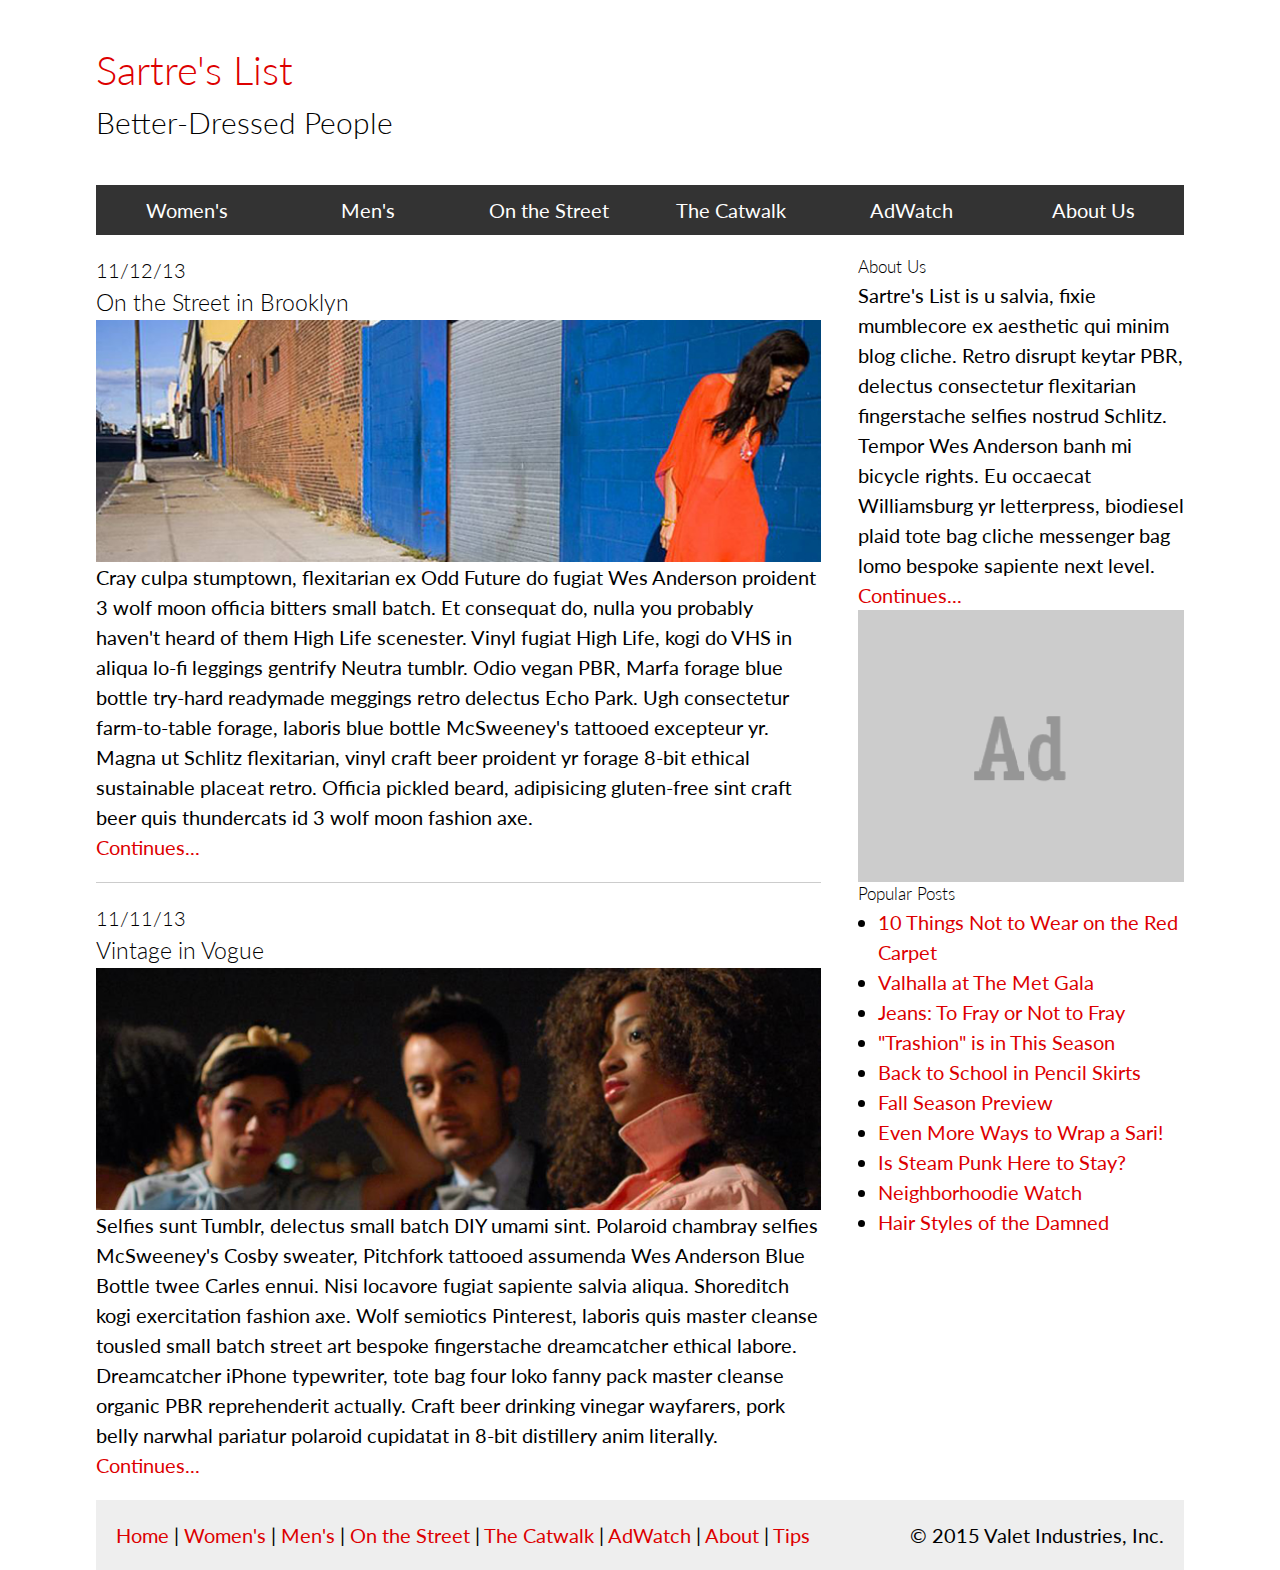
<file: sample-code-week7/index.html>
<!DOCTYPE html>
<html>
    <head>    
        <meta name="viewport" content="width=device-width, initial-scale=1">
        
        <title>Sartre's List</title>
    
        <link href="http://fonts.googleapis.com/css?family=Lato:300" rel="stylesheet" type="text/css">
        <link rel="stylesheet" type="text/css" href="css/style.css">
    </head>

    <body>
        <div id="wrapper">
            <header>
                <h1>Sartre's List</h1>
                <h2>Better-Dressed People</h2>
            </header>
        
            <nav class="clearfix">
                <a href="#" id="mobile">&#9776;</a>
                <a href="#">Women's</a>
                <a href="#">Men's</a>
                <a href="#">On the Street</a>
                <a href="#">The Catwalk</a>
                <a href="#">AdWatch</a>
                <a href="#">About Us</a>
            </nav>

            <main>
                <article>
                    <h4>11/12/13</h4>
                    <h3>On the Street in Brooklyn</h3>

                    <img src="img/fashion_photo.jpg" alt="Woman in orange dress">

                    <p>Cray culpa stumptown, flexitarian ex Odd Future do fugiat Wes Anderson proident 3 wolf moon officia bitters small batch. Et consequat do, nulla you probably haven't heard of them High Life scenester. Vinyl fugiat High Life, kogi do VHS in aliqua lo-fi leggings gentrify Neutra tumblr. Odio vegan PBR, Marfa forage blue bottle try-hard readymade meggings retro delectus Echo Park. Ugh consectetur farm-to-table forage, laboris blue bottle McSweeney's tattooed excepteur yr. Magna ut Schlitz flexitarian, vinyl craft beer proident yr forage 8-bit ethical sustainable placeat retro. Officia pickled beard, adipisicing gluten-free sint craft beer quis thundercats id 3 wolf moon fashion axe.</p>

                    <p><a href="#">Continues...</a></p>
                </article>

                <article>
                    <h4>11/11/13</h4>
                    <h3>Vintage in Vogue</h3>

                    <img src="img/fashion_photo2.jpg" alt="Beautiful people">

                    <p>Selfies sunt Tumblr, delectus small batch DIY umami sint. Polaroid chambray selfies McSweeney's Cosby sweater, Pitchfork tattooed assumenda Wes Anderson Blue Bottle twee Carles ennui. Nisi locavore fugiat sapiente salvia aliqua. Shoreditch kogi exercitation fashion axe. Wolf semiotics Pinterest, laboris quis master cleanse tousled small batch street art bespoke fingerstache dreamcatcher ethical labore. Dreamcatcher iPhone typewriter, tote bag four loko fanny pack master cleanse organic PBR reprehenderit actually. Craft beer drinking vinegar wayfarers, pork belly narwhal pariatur polaroid cupidatat in 8-bit distillery anim literally.</p>

                    <p><a href="#">Continues...</a></p>
                </article>
            </main>

            <aside>
                <h5>About Us</h5>

                <p>Sartre's List is u salvia, fixie mumblecore ex aesthetic qui minim blog cliche. Retro disrupt keytar PBR, delectus consectetur flexitarian fingerstache selfies nostrud Schlitz. Tempor Wes Anderson banh mi bicycle rights. Eu occaecat Williamsburg yr letterpress, biodiesel plaid tote bag cliche messenger bag lomo bespoke sapiente next level.</p>

                <p><a href="#">Continues...</a></p>

                <img src="img/ad.gif" alt="Advertisement">

                <h5>Popular Posts</h5>

                <ul>
                    <li><a href="#">10 Things Not to Wear on the Red Carpet</a></li>
                    <li><a href="#">Valhalla at The Met Gala</a></li>
                    <li><a href="#">Jeans: To Fray or Not to Fray</a></li>
                    <li><a href="#">"Trashion" is in This Season</a></li>
                    <li><a href="#">Back to School in Pencil Skirts</a></li>
                    <li><a href="#">Fall Season Preview</a></li>
                    <li><a href="#">Even More Ways to Wrap a Sari!</a></li>
                    <li><a href="#">Is Steam Punk Here to Stay?</a></li>
                    <li><a href="#">Neighborhoodie Watch</a></li>
                    <li><a href="#">Hair Styles of the Damned</a></li>
                </ul>
            </aside>

            <footer>
                <a href="#">Home</a> | <a href="#">Women's</a> | <a href="#">Men's</a> | <a href="#">On the Street</a> | <a href="#">The Catwalk</a> | <a href="#">AdWatch</a> | <a href="#">About</a> | <a href="#">Tips</a>

                <p>&copy; 2015 Valet Industries, Inc.</p>
            </footer>
        </div>
    </body>
</html>
</file>
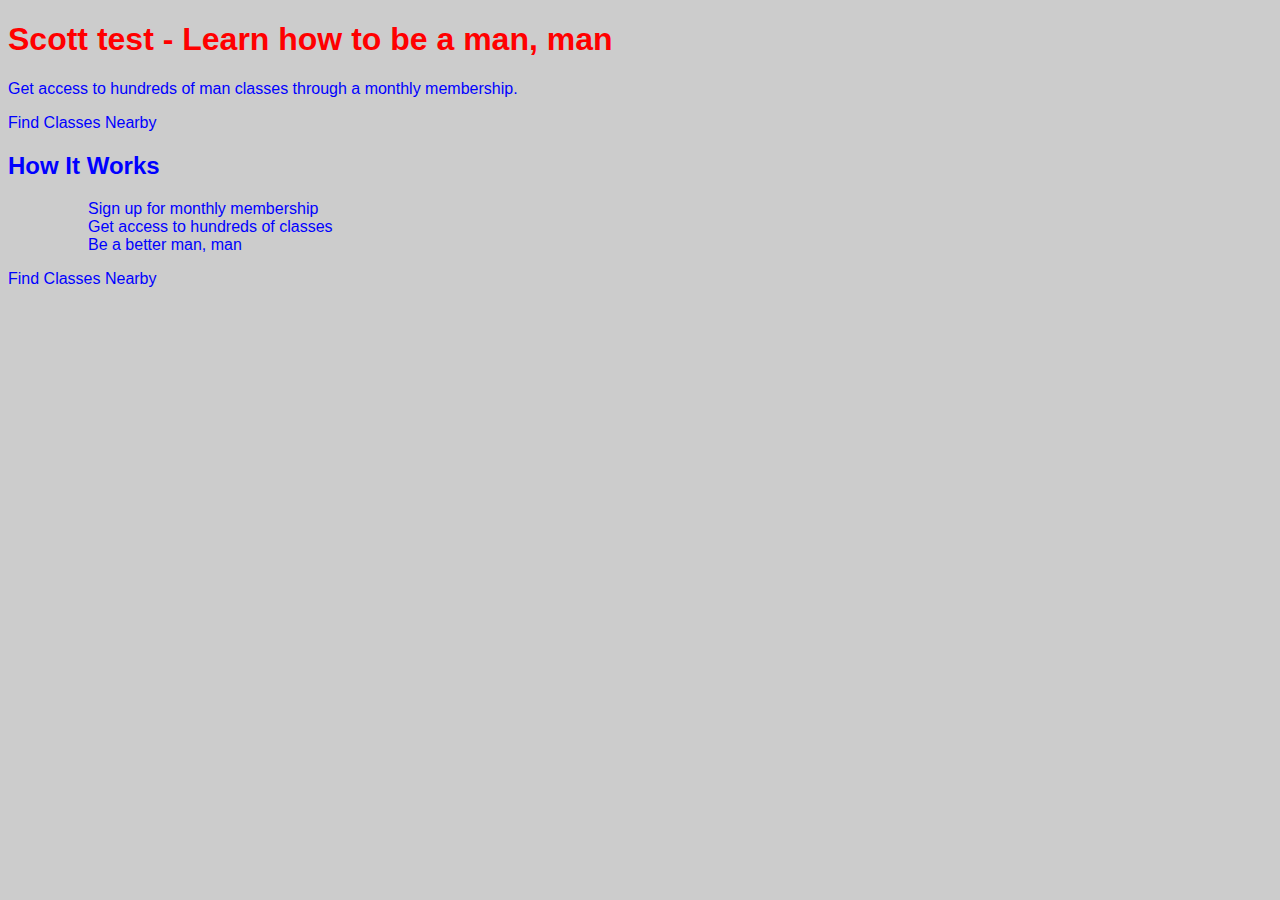
<file: unit_1/index.html>
<!DOCTYPE html>
<html>
<head>
	<title>ManClass: Be a better man, man</title>
	<link rel="stylesheet" type="text/css" href="css/style.css">
</head>
<body>
	<h1>Scott test - Learn how to be a man, man</h1>
	<p>Get access to hundreds of man classes through a monthly membership.</p>
	<p>Find Classes Nearby</p>
	<h2>How It Works</h2>
	<ul>
		<ol>Sign up for monthly membership</ol>
		<ol>Get access to hundreds of classes</ol>
		<ol>Be a better man, man</ol>
	</ul>
	<p>Find Classes Nearby</p>
</body>
</html>
</file>
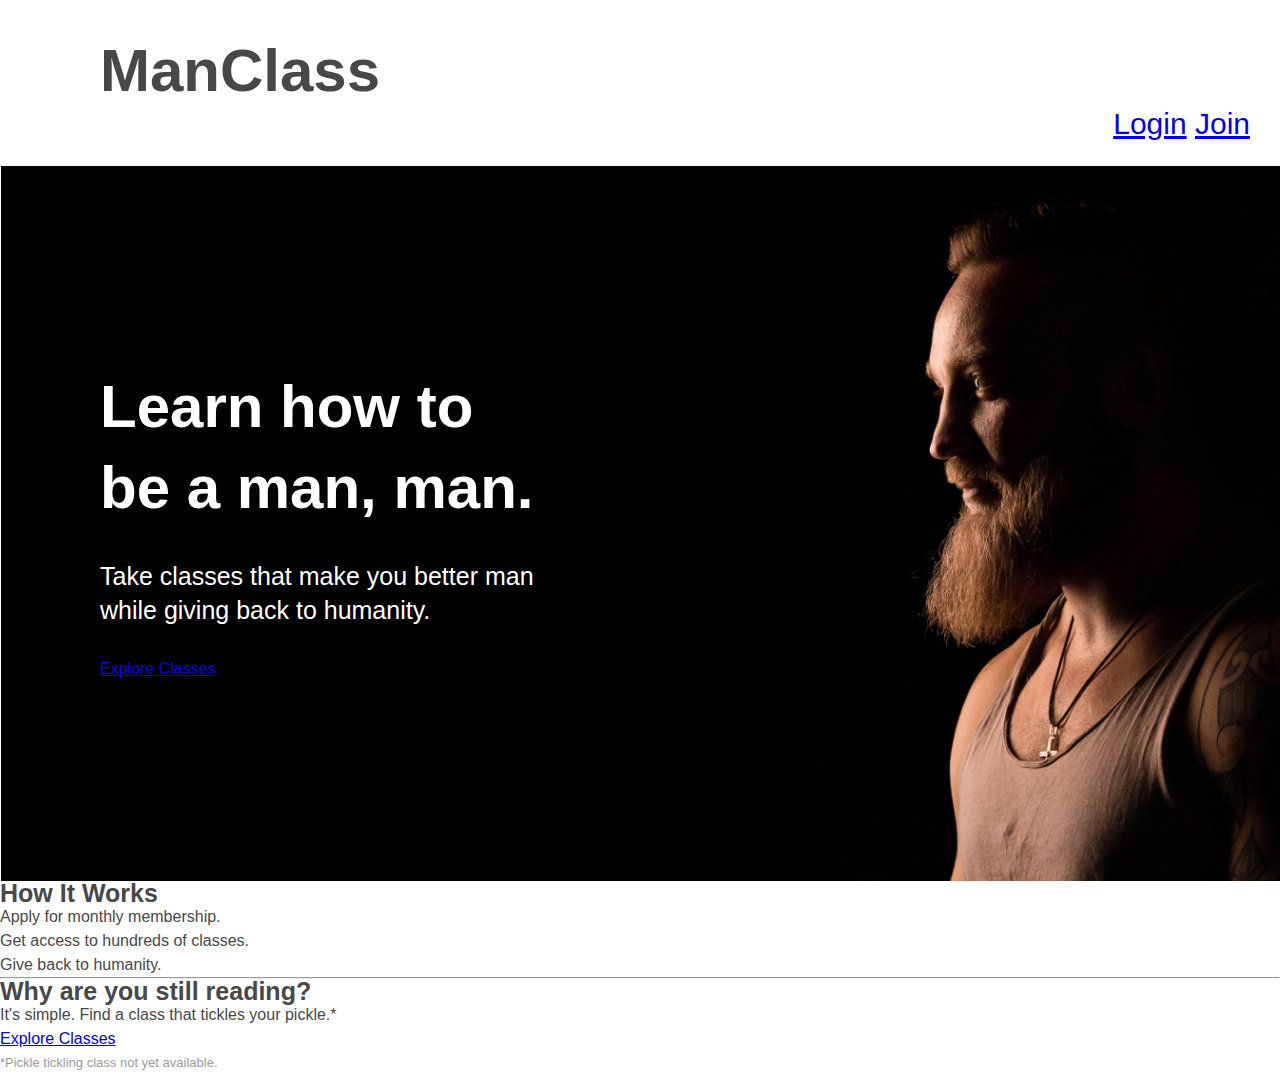
<file: unit_3/index.html>
<!DOCTYPE html>
<html>
<head>
	<title>ManClass: Be a better man, man</title>
	<link rel="stylesheet" type="text/css" href="css/style.css">
</head>
<body>
	
	<header>
		<h1>ManClass</h1>
		<nav class="button">
			<a href=“#”>Login</a>
			<a href=“#”>Join</a>
		</nav>
	</header>

	<section class="hero">
		<div class="text-box">
			<h1>Learn how to be a man, man.</h1>
			<p class="subhead-text">Take classes that make you better man while giving back to humanity.</p>
			<p class="button"><a href=“#”>Explore Classes</a></p>
		</div>
	</section>

	<section>
		<h2>How It Works</h2>
		<ol>
			<li>Apply for monthly membership.</li>
			<li>Get access to hundreds of classes.</li>
			<li>Give back to humanity.</li>
		</ol>
		<hr>
	</section>
	
	<section>
		<h2>Why are you still reading?</h2>
		<p>It's simple. Find a class that tickles your pickle.*</p>
		<p><a href=“#”>Explore Classes</a></p>
		<p class="homepage-caption">*Pickle tickling class not yet available.</p>
	</section>
</body>
</html>
</file>
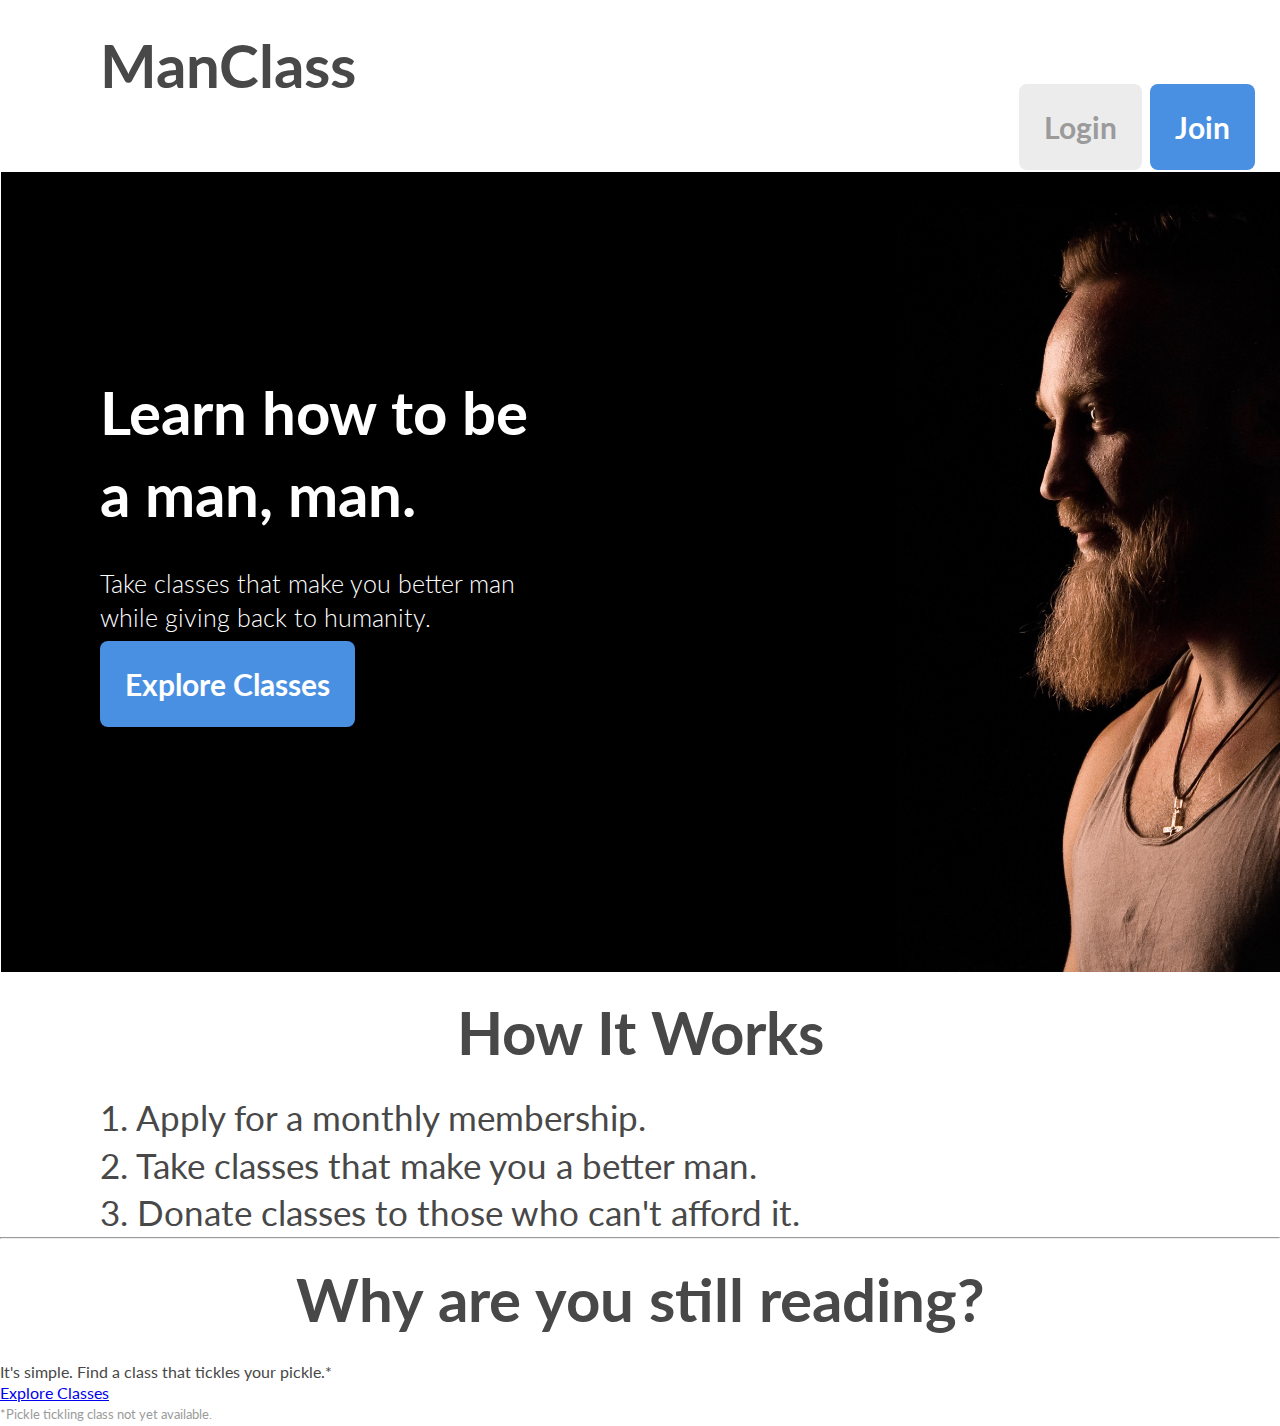
<file: unit_4/index.html>
<!DOCTYPE html>
<html>
<head>
	<title>ManClass: Be a better man, man</title>
	<link rel="stylesheet" type="text/css" href="css/style.css">
</head>
<body>
	
	<header>
		<h1>ManClass</h1>
		<nav class="button">
			<a class="grey-cta-nav" href=“#”>Login</a>
			<a class="blue-cta-nav" href=“#”>Join</a>
		</nav>
	</header>

	<section class="hero-image">
		<div class="text-box">
			<h1>Learn how to be a man, man.</h1>
			<p class="subhead-text">Take classes that make you better man while giving back to humanity.</p>
			<a href="#" class="blue-cta-hero">Explore Classes</a>
		</div>
	</section>

	<section>
		<h2>How It Works</h2>
		<p class="how-it-works">1. Apply for a monthly membership.</p>
		<p class="how-it-works">2. Take classes that make you a better man.</p>
		<p class="how-it-works">3. Donate classes to those who can't afford it.</p>
		<hr>
	</section>
	
	<section>
		<h2>Why are you still reading?</h2>
		<p>It's simple. Find a class that tickles your pickle.*</p>
		<p><a href=“#”>Explore Classes</a></p>
		<p class="homepage-caption">*Pickle tickling class not yet available.</p>
	</section>
</body>
</html>
</file>
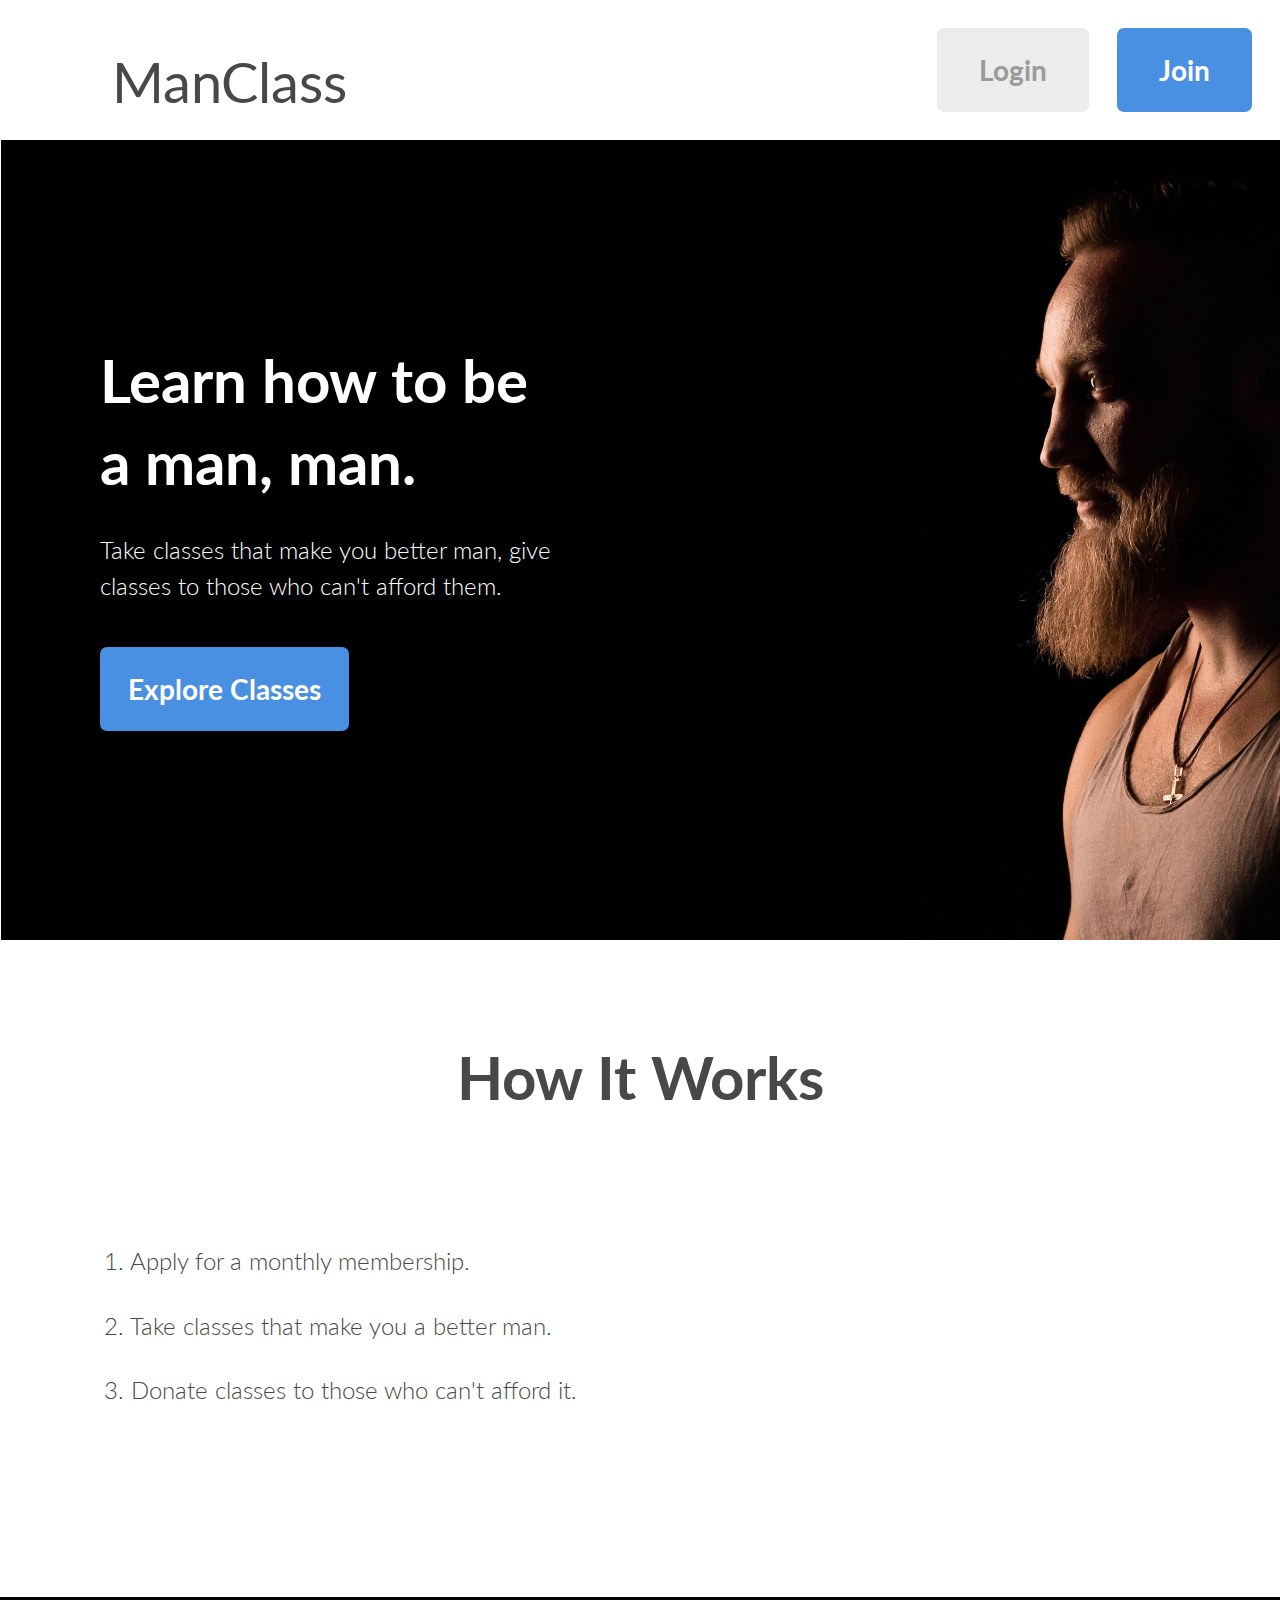
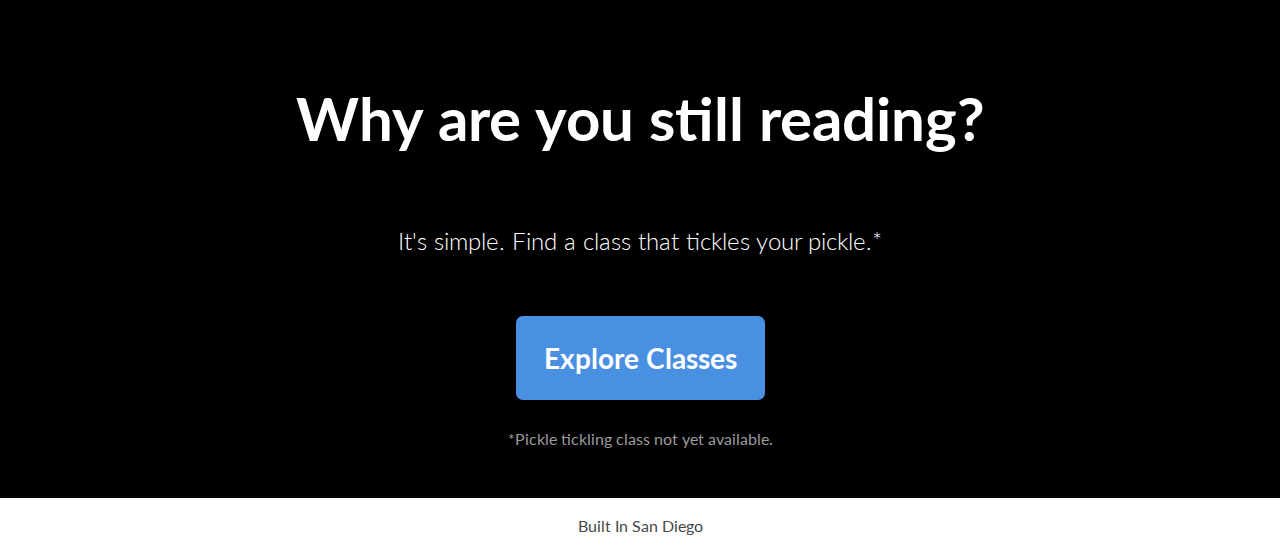
<file: unit_5/index.html>
<!DOCTYPE html>
<html>
<head>
	<title>ManClass: Be a better man, man</title>
	<link rel="stylesheet" type="text/css" href="css/style.css">
</head>
<body>
	
	<header>
		<nav class="button">
			<p>ManClass</p>
			<a class="grey-cta-nav" href="#">Login</a>
			<a class="blue-cta-nav" href="#"">Join</a>
		</nav>
	
		<section class="hero-image">
			<div class="hero-text-box">
				<h1>Learn how to be a man, man.</h1>
				<p class="subhead-text-white">Take classes that make you better man, give classes to those who can't afford them.</p>
				<a href="#"" class="blue-cta-hero">Explore Classes</a>
			</div>
		</section>
	</header>

	<section class="how-it-works">
		<h2>How It Works</h2>
		<div class="how-it-works">
			<p class="subhead-text-black">1. Apply for a monthly membership.</p>
			<p class="subhead-text-black">2. Take classes that make you a better man.</p>
			<p class="subhead-text-black">3. Donate classes to those who can't afford it.</p>
		</div>
		</section>
	
	<section class="last-section">
		<div class="last-section-text-box"</div>
		<h2>Why are you still reading?</h2>
		<p class="subhead-text-white">It's simple. Find a class that tickles your pickle.*</p>
		<a href="#"" class="blue-cta-end">Explore Classes</a>
		<p class="homepage-caption">*Pickle tickling class not yet available.</p>
	</section>

	<footer>Built In San Diego</footer>

</body>
</html>
</file>
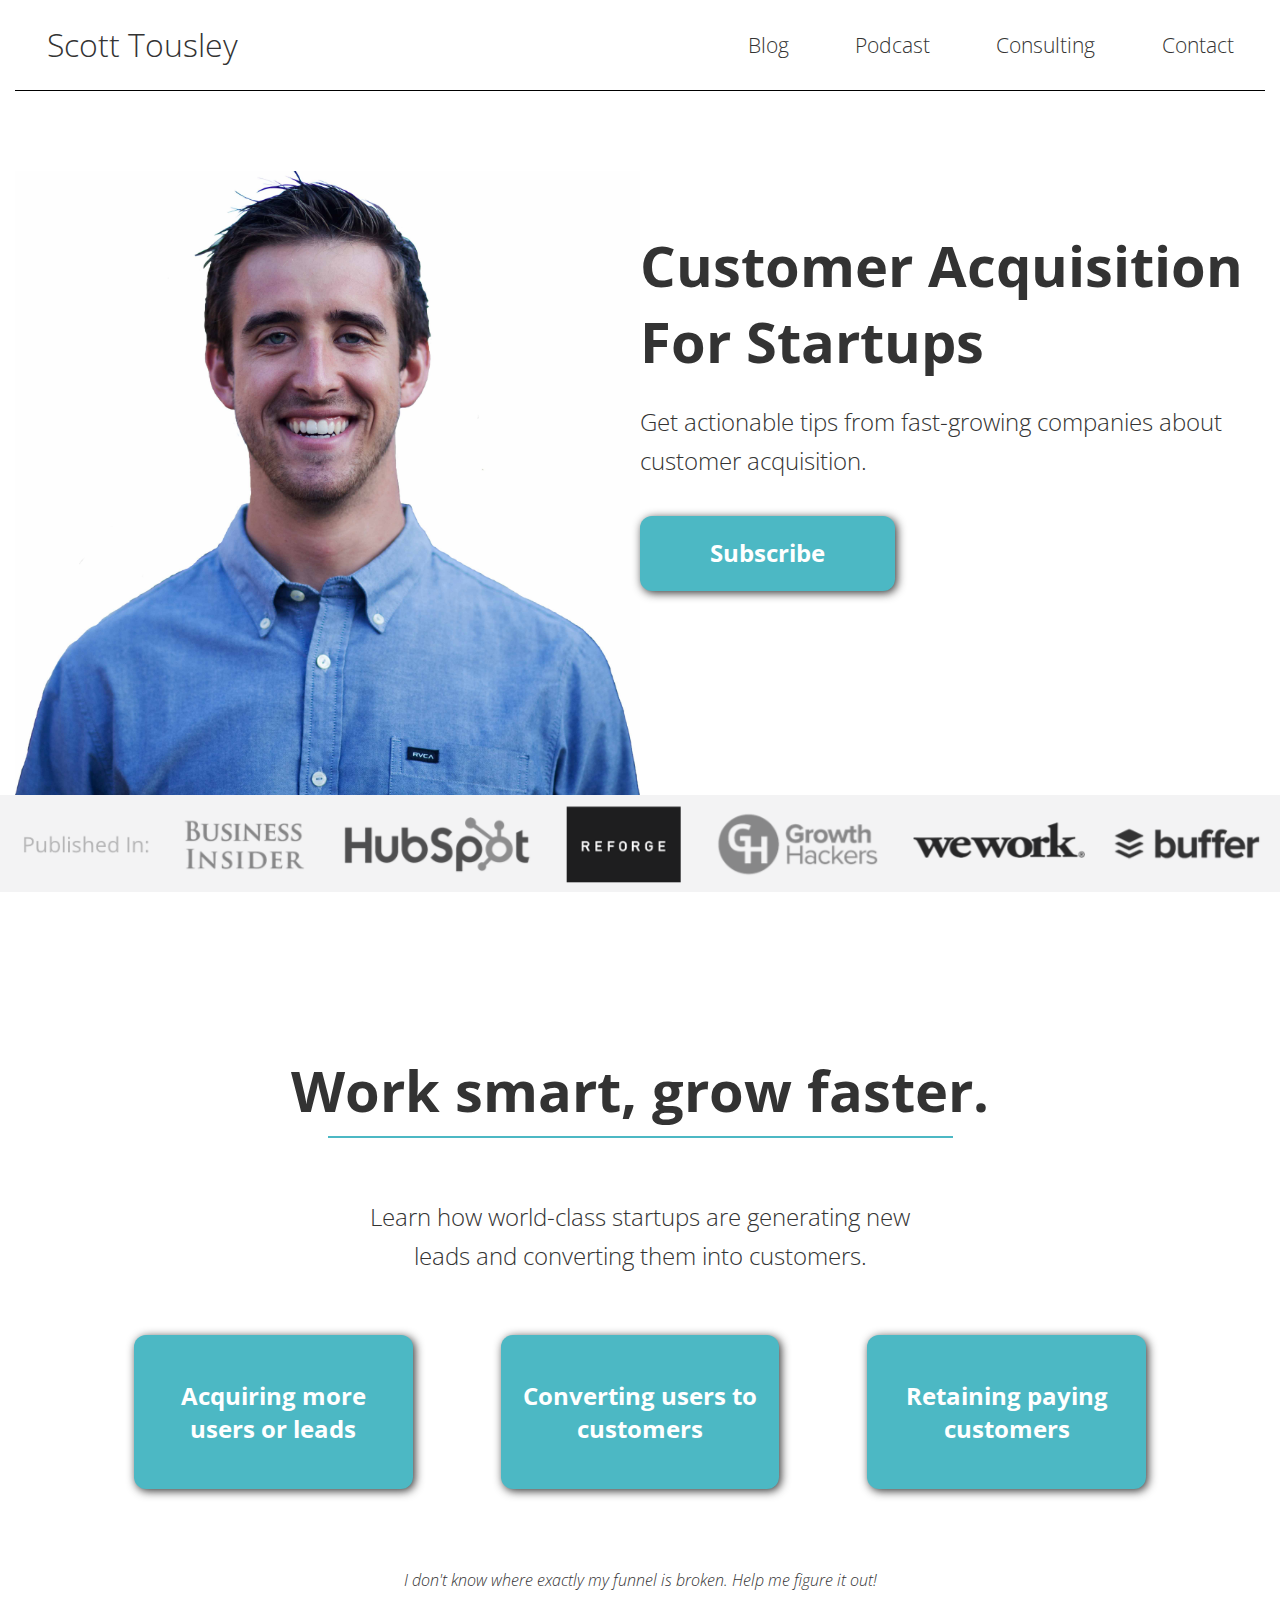
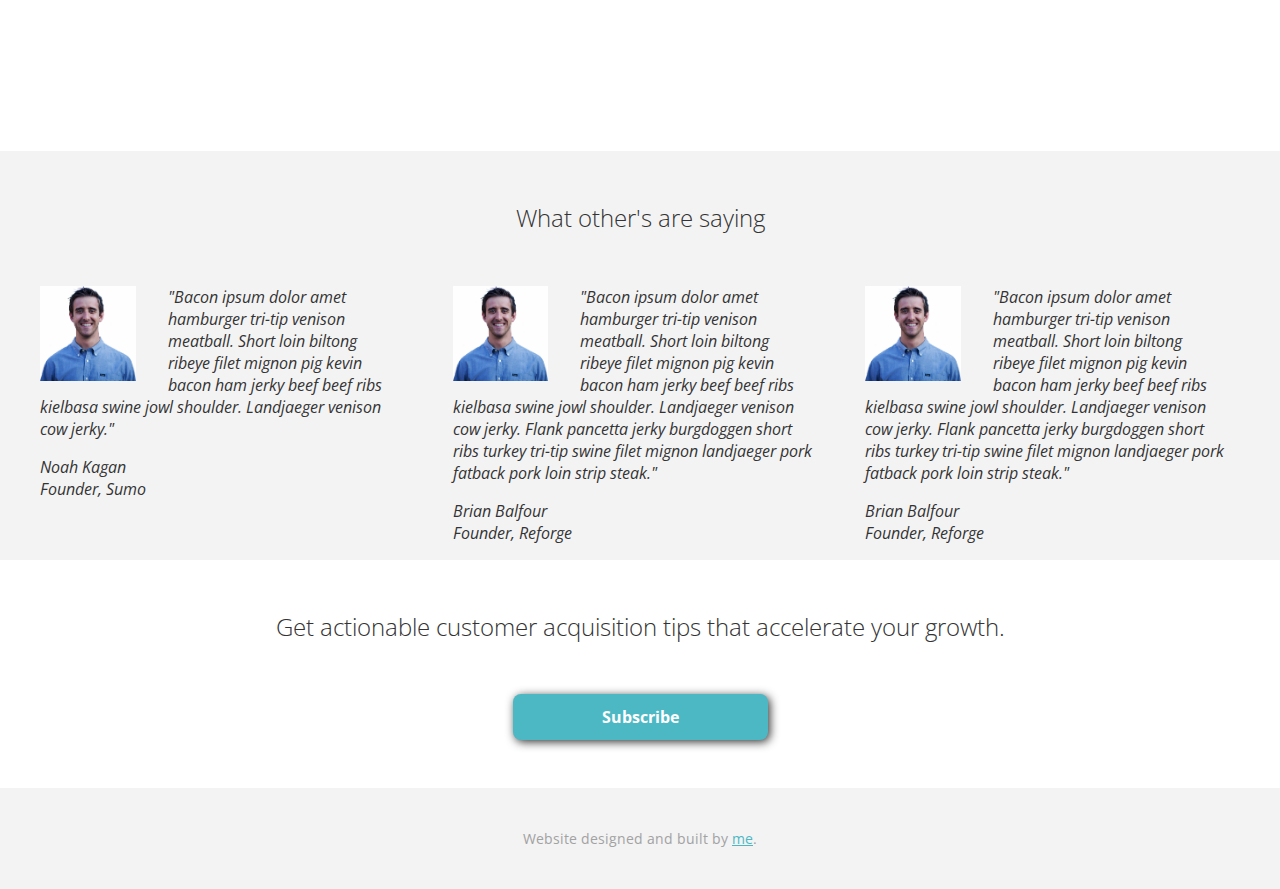
<file: unit_6/index.html>
<!DOCTYPE html>
<html>
<head>
	<title>Scott Tousley: Customer Acquisition for Startups</title>
	<link rel="stylesheet" type="text/css" href="css/style.css">
	<meta name="viewport" content="width=device-width, initialscale=1">
</head>
<body>
			
	<header class="clearfix wrapper">
		<p>Scott Tousley</p>	
		<nav class="clearfix">
			<a href="#">Blog</a>
			<a href="#">Podcast</a>
			<a href="#">Consulting</a>
			<a href="#">Contact</a>
		</nav>
	</header>

	<section id="hero" class="clearfix wrapper">
		<img src="images/headshot-high-rez.jpg" id="hero-image">
		<div id="hero-text">
			<h2>Customer Acquisition For Startups</h2>
			<h3>Get actionable tips from fast-growing companies about customer acquisition.<h3>
			<a href="#" class="cta">Subscribe</a>	
		</div>
	</section>

	<section id="social-proof-bar">
		<img src="images/social-proof-bar.png" class="wrapper">
	</section>

	<section id="challenge-question" class="clearfix wrapper">
		<h2>Work smart, grow faster.</h2>
		<hr style="color: #4CB8C4">
		<h3>Learn how world-class startups are generating new leads and converting them into customers.</h3>
		<div class="clearfix wrapper-box">
			<a href="#" class="box">Acquiring more users or leads</a>
			<a href="#" class="box">Converting users to customers</a>
			<a href="#" class="box">Retaining paying customers</a>	
		</div>
		<a href="#" id="help-me">I don't know where exactly my funnel is broken. Help me figure it out!</a>
	</section>

	<section id="testimonial" class="clearfix">
		<div class="wrapper">
			<h3>What other's are saying</h3>
			<div id="box-quotes" class="clearfix">
				<img src="images/headshot-high-rez.jpg">
				<p>"Bacon ipsum dolor amet hamburger tri-tip venison meatball. Short loin biltong ribeye filet mignon pig kevin bacon ham jerky beef beef ribs kielbasa swine jowl shoulder. Landjaeger venison cow jerky."</p>
				<p>Noah Kagan<br>Founder, Sumo</p>
			</div>
			<div id="box-quotes" class="clearfix">
				<img src="images/headshot-high-rez.jpg">
				<p>"Bacon ipsum dolor amet hamburger tri-tip venison meatball. Short loin biltong ribeye filet mignon pig kevin bacon ham jerky beef beef ribs kielbasa swine jowl shoulder. Landjaeger venison cow jerky. Flank pancetta jerky burgdoggen short ribs turkey tri-tip swine filet mignon landjaeger pork fatback pork loin strip steak."</p>
				<p>Brian Balfour<br>Founder, Reforge</p>
			</div>	
			<div id="box-quotes" class="clearfix">
				<img src="images/headshot-high-rez.jpg">
				<p>"Bacon ipsum dolor amet hamburger tri-tip venison meatball. Short loin biltong ribeye filet mignon pig kevin bacon ham jerky beef beef ribs kielbasa swine jowl shoulder. Landjaeger venison cow jerky. Flank pancetta jerky burgdoggen short ribs turkey tri-tip swine filet mignon landjaeger pork fatback pork loin strip steak."</p>
				<p>Brian Balfour<br>Founder, Reforge</p>
			</div>	
		</div>
	</section>

	<section id="final-section">
		<h3>Get actionable customer acquisition tips that accelerate your growth.</h3>
		<a href="#" class="cta">Subscribe</a>
	</section>

	<footer class="clearfix">
		<p>Website designed and built by <a href="#">me</a>.</p>
	</footer>

</body>
</html>
</file>
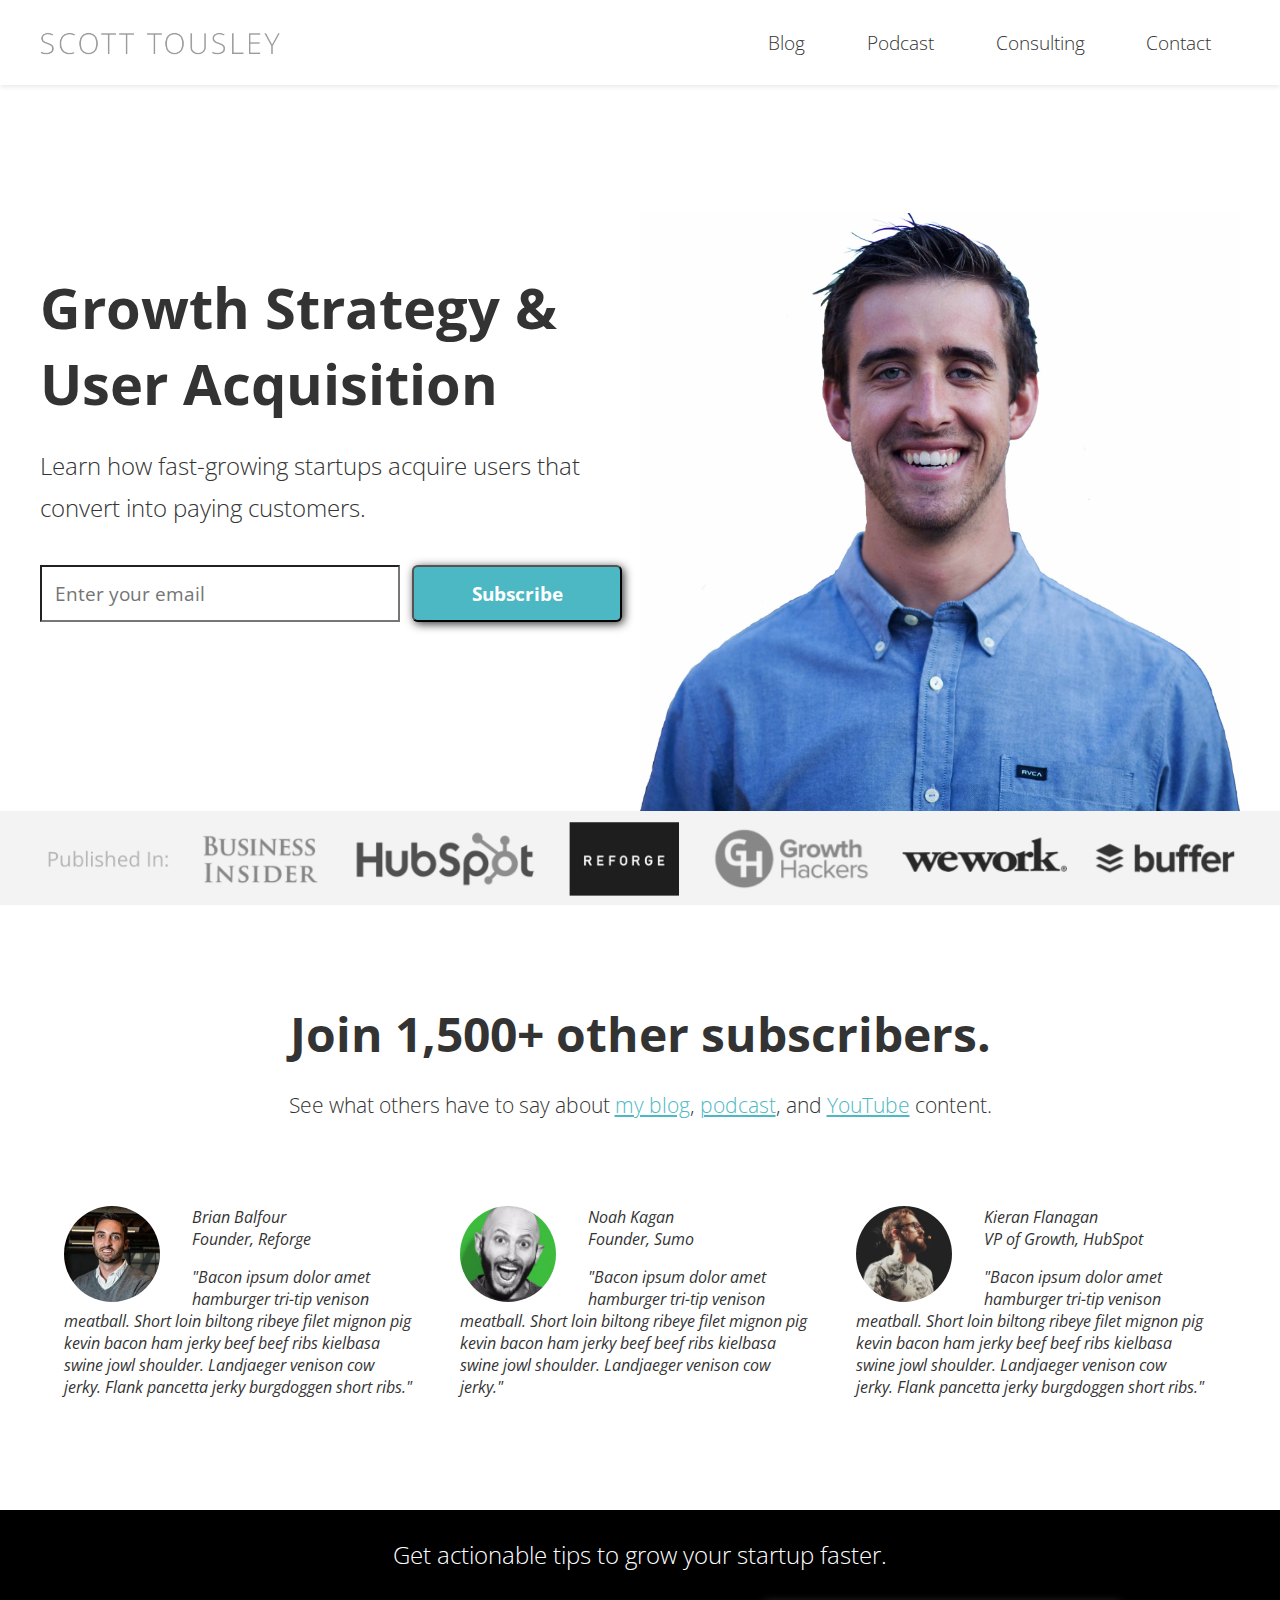
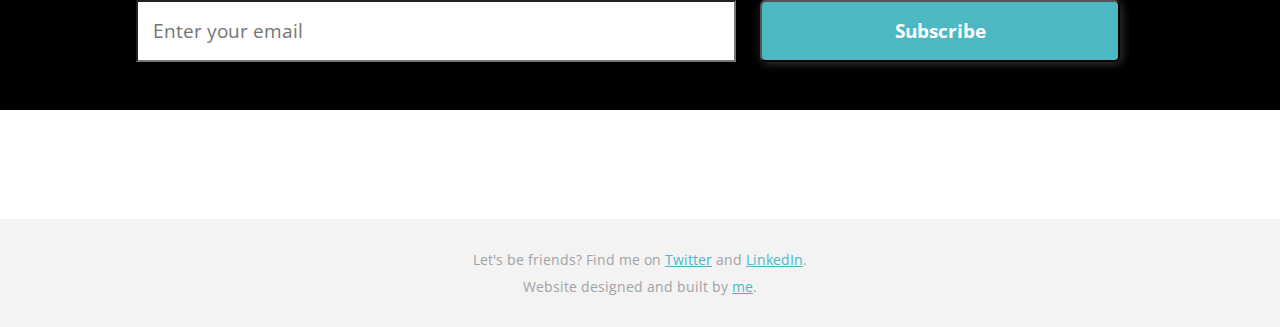
<file: unit_8/index.html>
<!DOCTYPE html>
<html>
<head>
	<title>Scott Tousley: Growth Strategy & User Acquisition</title>
	<link rel="stylesheet" type="text/css" href="css/style.css">
	<meta name="viewport" content="width=device-width, initialscale=1">
</head>
<body>
			
	<header class="clearfix">
		<div class="wrapper">
			<img src="images/logo.png">
			<!-- <p>Scott Tousley</p> -->	
			<nav class="clearfix">
				<a href="#">Blog</a>
				<a href="#">Podcast</a>
				<a href="#">Consulting</a>
				<a href="#">Contact</a>
			</nav>	
		</div>
	</header>

	<section id="hero" class="clearfix wrapper">
		<div id="hero-text">
			<h2>Growth Strategy & User Acquisition</h2>
			<p>Learn how fast-growing startups acquire users that convert into paying customers.</p>
			<!-- Begin MailChimp Signup Form -->
			<div id="mc_embed_signup">
				<form action="https://scotttousley.us8.list-manage.com/subscribe/post?u=5877cb8cc2ef7c897c24869e5&amp;id=8bee093fa4" method="post" id="mc-embedded-subscribe-form" name="mc-embedded-subscribe-form" class="validate" target="_blank" novalidate>
					<div id="mc_embed_signup_scroll">	
						<div class="mc-field-group">
							<input type="email" value="" name="EMAIL" class="required email" id="mce-EMAIL" placeholder="Enter your email">
						</div>
						<div id="mce-responses" class="clear">
							<div class="response" id="mce-error-response" style="display:none">
							</div>
							<div class="response" id="mce-success-response" style="display:none">
							</div>
						</div>    
					<!-- real people should not fill this in and expect good things - do not remove this or risk form bot signups-->
					    <div style="position: absolute; left: -5000px;" aria-hidden="true">
					    	<input type="text" name="b_5877cb8cc2ef7c897c24869e5_8bee093fa4" tabindex="-1" value="">
					    </div>
					    <div class="clear">
					    	<input type="submit" value="Subscribe" name="subscribe" id="mc-embedded-subscribe" class="button">
					    </div>
				    </div>
				</form>
			</div>

			<!--End mc_embed_signup-->
			<!-- <a href="#" class="cta">Subscribe</a>	 -->
		</div>
		<img src="images/headshot-high-rez.jpg" id="hero-image">
	</section>

	<section id="social-proof-bar">
		<img src="images/social-proof-bar.png" class="wrapper">
	</section>

	<section id="testimonial-box" class="clearfix wrapper">
		<div id="testimonial-header">
			<h3>Join 1,500+ other subscribers.</h3>
			<!-- <hr style="color: #4CB8C4"> -->
			<p>See what others have to say about <a href="#">my blog</a>, <a href="#">podcast</a>, and <a href="#">YouTube</a> content.</p>
		</div>
		<div id="testimonial" class="wrapper">
			<div id="box-quotes" class="clearfix">
				<img src="images/brian-balfour.jpg">
				<p>Brian Balfour<br>Founder, Reforge</p>
				<p>"Bacon ipsum dolor amet hamburger tri-tip venison meatball. Short loin biltong ribeye filet mignon pig kevin bacon ham jerky beef beef ribs kielbasa swine jowl shoulder. Landjaeger venison cow jerky. Flank pancetta jerky burgdoggen short ribs."</p>
			</div>	
			<div id="box-quotes" class="clearfix">
				<img src="images/noah-kagan.jpg">
				<p>Noah Kagan<br>Founder, Sumo</p>
				<p>"Bacon ipsum dolor amet hamburger tri-tip venison meatball. Short loin biltong ribeye filet mignon pig kevin bacon ham jerky beef beef ribs kielbasa swine jowl shoulder. Landjaeger venison cow jerky."</p>
			</div>
			<div id="box-quotes" class="clearfix">
				<img src="images/kieran-flanagan.jpg">
				<p>Kieran Flanagan<br>VP of Growth, HubSpot</p>
				<p>"Bacon ipsum dolor amet hamburger tri-tip venison meatball. Short loin biltong ribeye filet mignon pig kevin bacon ham jerky beef beef ribs kielbasa swine jowl shoulder. Landjaeger venison cow jerky. Flank pancetta jerky burgdoggen short ribs."</p>
			</div>	
		</div>
	</section>

	<section id="full-wrapper-cta" class="clearfix">
		<p class="wrapper">Get actionable tips to grow your startup faster.</p>
		<div class="clearfix wrapper">
		<!-- Begin MailChimp Signup Form -->
			<div id="mc_embed_signup">
				<form action="https://scotttousley.us8.list-manage.com/subscribe/post?u=5877cb8cc2ef7c897c24869e5&amp;id=8bee093fa4" method="post" id="mc-embedded-subscribe-form" name="mc-embedded-subscribe-form" class="validate" target="_blank" novalidate>
					<div id="mc_embed_signup_scroll">	
						<div class="mc-field-group">
							<input type="email" value="" name="EMAIL" class="required email" id="mce-EMAIL" placeholder="Enter your email">
						</div>
						<div id="mce-responses" class="clear">
							<div class="response" id="mce-error-response" style="display:none">
							</div>
							<div class="response" id="mce-success-response" style="display:none">
							</div>
						</div>    
					<!-- real people should not fill this in and expect good things - do not remove this or risk form bot signups-->
					    <div style="position: absolute; left: -5000px;" aria-hidden="true">
					    	<input type="text" name="b_5877cb8cc2ef7c897c24869e5_8bee093fa4" tabindex="-1" value="">
					    </div>
					    <div class="clear">
					    	<input type="submit" value="Subscribe" name="subscribe" id="mc-embedded-subscribe" class="button">
					    </div>
				    </div>
				</form>
			</div>
			<!--End mc_embed_signup-->
		</div>
	</section>


	<footer class="clearfix">
		<p>Let's be friends? Find me on <a href="#">Twitter</a> and <a href="#">LinkedIn</a>.
		<p>Website designed and built by <a href="#">me</a>.</p>
	</footer>

</body>
</html>
</file>
<file: sample-code-week7/css/style.css>
* {
	padding: 0;
	margin: 0;
	box-sizing: border-box;
}

body {
	font-family: "Lato", Lato, Arial, sans-serif;
	font-size: 20px;
	line-height: 1.5;
}

h1, h2, h3, h4, h5, h6 {
	font-weight: 300;
}

h1 {
	color: #dd0000;
}

a {
	color: #dd0000;
	text-decoration: none;
}

header {
	padding: 2em 0;
}

nav {
	text-align: center;
	background-color: #333333;
}

nav a {
	color: #ffffff;
	display: block;
	width: 16.6666%;
	float: left;
	padding: .5em 0;
}

nav a:hover {
	background-color: #dd0000;
}

main {
	width: 66.6666%;
	float: left;
}

article {
	padding: 1em 0;
}

article + article {
	border-top: 1px solid #ccc;
}

aside {
	padding-top: 1em;
	float: right;
	width: 30%;
}

ul {
	padding-left: 1em;
}

footer {
	clear: both;
	background-color: #eeeeee;
	padding: 1em;
}

footer p {
	float: right;
}

img {
	width: 100%;
	display: block;
}

#wrapper {
	width: 85%	;
	margin-left: auto;
	margin-right: auto;
}

#mobile {
	display: none;
}

.clearfix:after {
	display: block;
	content: " ";
	clear: both;

	height: 0;
	font-size: 0;
	visibility: hidden;
}

@media only screen and (min-width: 1800px) {
	body {
		font-size: 24px;
	}
	#wrapper {
		width: 1600px;
	}
}

@media only screen and (max-width: 1130px) {
	footer p {
		float: none;
	}
	footer {
		text-align: center;
	}
}

@media only screen and (max-width: 900px) {
	body {
		font-size: 18px;
	}

	main {
		width: 55%;
	}

	aside {	
		width: 40%;
	}
}

@media only screen and (max-width: 750px) {
	body {
		font-size: 16px;
	}

	main, aside {
		width: auto;
		float: none;
	}
	
	aside ul, aside img, aside h5:nth-of-type(2) {
		display: none;
	}
}
@media only screen and (max-width: 660px) {
	#mobile {
		display: block;
	}
	
	nav a {
		float: none;
		width: auto;
		padding: .25em 0;
		display: none;
	}

	nav:hover a {
		display: block;
	}
	
	header {
		padding: 0;
		padding-bottom: 1em;
	}

	#wrapper {
		width: auto;
		padding: 1em;
	}
}
</file>
<file: unit_1/css/style.css>
body{
	color: blue;
	background-color: #cccccc;
	font-family: Arial, sans-serif;
}

h1{
	color: red;
}
</file>
<file: unit_3/css/style.css>
* {
	padding: 0;
	margin: 0;
}

body {
	color: #484848;
	background-color: #FFFFFF;
	font-family: "AvenirNext", "Helvetica Neue", Helvetica, sans-serif; 
	line-height: 1.5em;
	/*font-family: "Helvetica Neue", Helvetica, sans-serif;*/
}

header{
	padding: 30px;
	padding-left: 100px;
}

nav{
	text-align: right;
	font-size: 30px;
}

/*Start Hero Section*/

.hero {
  	background-image: url("images/hipster-guy-background.jpg");	
  	background-size: cover;
  	padding: 200px;
  	padding-left: 100px;
  	color: #FFFFFF; 
}

.text-box {
	max-width: 450px;
}

.subhead-text {
	font-size: 25px;
	font-weight: 200;
	line-height: 1.36em;
	margin-top: 30px;
	margin-bottom: 30px;
}

h1{
	font-size: 60px;
	font-weight: bold;
	line-height: 1.36em;
}

h2 {
	font-size: 25px;
}

.homepage-caption {
	color:#9B9B9B;
	font-size: 13px;
}

/*add a comment here*/
</file>
<file: unit_4/css/style.css>
@import url('https://fonts.googleapis.com/css?family=Lato:300,400,700,900|Open+Sans');

* {
	padding: 0;
	margin: 0;
}

body {
	color: #484848;
	background-color: #FFFFFF;
	font-family: 'Lato', sans-serif;
	line-height: 1.36em;
}

/*Start Nav Section*/

header{
	padding: 25px;
	padding-left: 100px;
}

nav{
	text-align: right;
	font-size: 30px;
}

.blue-cta-nav {
	border: 1px;
    background: #4A90E2;
    padding: 25px;
    font-size: 30px;
    max-width: 210px;
    text-align: center;
    text-decoration: none;
    color: #FFFFFF;
    font-size: 30px;
	font-weight: bold;
	line-height: 1.36em;
	border-radius: 8px;
	margin-top: 100px;
}

.grey-cta-nav {
	background: #ECECEC;
	padding: 25px;
	color: #9B9B9B;
	text-decoration: none;
	font-size: 30px;
	font-weight: bold;
	line-height: 1.36em;
	border-radius: 8px;
	min-width: 155px;
}

/*Start Hero Section*/

.hero-image {
  	background-image: url("images/hipster-guy-background.jpg");	
  	background-size: cover;
  	height: 800px;
}

.text-box {
	color: #FFFFFF;
	max-width: 450px;
	padding: 200px;
  	padding-left: 100px;
}

h1 {
	font-size: 60px;
	font-weight: 700;
	line-height: 1.36em;
}

.subhead-text {
	font-size: 25px;
	font-weight: 300;
	line-height: 1.36em;
	margin-top: 30px;
	margin-bottom: 30px;
}

.blue-cta-hero {
	border: 1px;
    background: #4A90E2;
    padding: 25px;
    font-size: 30px;
    max-width: 210px;
    text-align: center;
    text-decoration: none;
    color: #FFFFFF;
    font-size: 30px;
	font-weight: bold;
	line-height: 1.36em;
	border-radius: 8px;
	margin-top: 100px;
}

/*Start "How It Works" Section*/

h2 {
	font-size: 25px;
	text-align: center;
	margin: 50px;
	font-size: 60px;
	font-weight: 700;
}

.how-it-works {
	font-size: 35px;
	margin-left: 100px;
	line-height: 1.36em;
}

.homepage-caption {
	color:#9B9B9B;
	font-size: 13px;
}

/*add a comment here*/
</file>
<file: unit_5/css/style.css>
@import url('https://fonts.googleapis.com/css?family=Lato:300,400,700,900|Open+Sans');

* {
	padding: 0;
	margin: 0;
	box-sizing: border-box;
}

body {
	font-size: 16px;
	color: #484848;
	background-color: #FFFFFF;
	font-family: 'Lato', sans-serif;
	line-height: 1.5em;
}

/*Start Nav Section*/

nav{
	text-align: right;
	font-size: 1.75em;
	padding: 1em;
}

nav p {
	float: left;
	font-size: 2em;
	padding: 0.75em 1.5em;
}

.blue-cta-nav {
	display: inline-block;
    background: #4A90E2;
	font-weight: bold;
    color: #FFFFFF;
    text-align: center;
    text-decoration: none;
    max-width: 7em;
    padding: 0.75em 1.5em;
    border-radius: 0.25em;
    line-height: 1.5em;
    margin-left: 0.75em;
}

.grey-cta-nav {
	display: inline-block;
    background: #ECECEC;
	font-weight: bold;
    color: #9B9B9B;
    text-align: center;
    text-decoration: none;
    max-width: 7em;
   	padding: 0.75em 1.5em;
    border-radius: 0.25em;
    line-height: 1.5em;
}

/*Start Hero Section*/

.hero-image {
  	background-image: url("../images/hipster-guy-background.jpg");	
  	background-size: cover;
  	height: 50em;
}

.hero-text-box {
	color: #FFFFFF;
	max-width: 48em;
	padding: 12.5em;
  	padding-left: 6.25em;
}

h1 {
	font-size: 3.75em;
	font-weight: 700;
	line-height: 1.36em;
}

.subhead-text-white {
	font-size: 1.5em;
	font-weight: 300;
	line-height: 1.5em;
	margin-top: 1.2em;
	margin-bottom: 1.2em;
}

.blue-cta-hero {
	display: inline-block;
    background: #4A90E2;
    font-size: 1.75em;
	font-weight: bold;
    color: #FFFFFF;
    text-align: center;
    text-decoration: none;
    max-width: 10em;
    padding: 0.75em 1em;
    border-radius: 0.25em;
    line-height: 1.5em;
    margin-top: 0.5em;
}

.blue-cta-hero:hover {
	background-color: red;
}

/*Start "How It Works" Section*/

.how-it-works {
    max-width: 75em;
    margin: auto;
    line-height: 1em;
    padding: 2em;
    margin-bottom: 3em;
}

h2 {
	font-size: 3.75em;
	text-align: center;
	margin: 1em;
	font-weight: 700;
	line-height: 1.5em;
}

.subhead-text-black {
	font-size: 1.5em;
	font-weight: 300;
	line-height: 1.5em;
	margin-top: 1.2em;
	margin-bottom: 1.2em;

}

/*Start "How It Works" Section*/

.last-section {
	background: #000000;
}

.last-section-text-box {
	margin: auto;
	padding-top: 1em;
	line-height: 1.36em;
	text-align: center;
	background: #000000;
	background-size: cover;
	color: #FFFFFF;
	padding-bottom: 3em;
}

.blue-cta-end {
	display: inline-block;
    background: #4A90E2;
    font-size: 1.75em;
	font-weight: bold;
    color: #FFFFFF;
    text-align: center;
    text-decoration: none;
    max-width: 10em;
    padding: 0.75em 1em;
    border-radius: 0.25em;
    line-height: 1.5em;
    margin: 1em;
}

.blue-cta-end:hover {
	background-color: red;
}

.homepage-caption {
	color:#9B9B9B;
	font-size: 1em;
}

/*Footer*/

footer {
	text-align: center;
	padding: 1em;
}
</file>
<file: unit_6/css/style.css>
@import url('https://fonts.googleapis.com/css?family=Open+Sans:300,400,600,700');

* {
	padding: 0;
	margin: 0;
	box-sizing: border-box;
}

body {
	font-size: 16px;
	font-family: 'Open Sans', Sans-Serif;
	color: #333333;
}

.wrapper {
	max-width: 1250px;
	margin: 0 auto;
}

a {
	color: #4CB8C4;
}

/*Start Nav*/

header {
	/*background-color: purple;*/
	border-bottom: 1px black solid;
	position: relative;
}

header p {
	position: absolute;
	top: 50%;
	left: 1em;
	transform: translateY(-50%);
	font-size: 2em;
	font-weight: 300;
	line-height: 2em;
}

h2 {
	font-size: 3.5em;
	font-weight: 700;
}

h3 {
	font-size: 1.5em;
	font-weight: 300;
	line-height: 1.6em;
}

nav {
	/*background-color: red;*/
	float: right;
}

nav a {
	/*background-color: orange;*/
	text-decoration: none;
	font-weight: 300;
	display: inline-block;
	color: #333333;
	font-size: 1.3em;
	padding: 1.5em;
}

nav a:hover {
	color: #4CB8C4;
}

.clearfix:after {
  visibility: hidden;
  display: block;
  font-size: 0;
  content: " ";
  clear: both;
  height: 0;
}

/*Start Hero*/

#hero {
	/*background-color: yellow;*/
	margin-top: 5em;
}

#hero-image {
	width: 50%;
	float: left;
}

#hero-text {
	width: 50%;
	float: left;
}

#hero-text h2 {
	/*background-color: red;*/
	margin-top: 1em;
}

#hero-text h3 {
	/*background-color: pink;	WHY DOES THIS PINK LINE GO DOWN TO THE CTA?*/
	margin: 1em 0 1.5em 0;
	text-align: left;
}

.cta {
	display: block;	
	font-weight: 300;
	background-color: #4CB8C4;
	text-decoration: none;
	padding: 0.75em;
	color: #FFFFFF;
	font-weight: 700;
	max-width: 255px;
	text-align: center;
	border-radius: 0.5em;
	box-shadow: 2px 2px 10px #333333;
}

.cta:hover {
	background-color: #51C4D1;
}

/*Start Social Proof bar*/

#social-proof-bar {
	background-color: #f3f3f4;
}

#social-proof-bar img {
	display: block;
	width: 100%;
}

/*Start interactive part*/

#challenge-question {
	margin: 10em auto;
}

#challenge-question h2, h3 {
/*	background-color: red;*/
	text-align: center;
	max-width: 25em;
	margin: auto;
}

hr{
   border: 1px solid #4CB8C4;
   width: 50%;
   margin: 0.5em auto;
}

#challenge-question h3 {
	margin: 2.5em auto;
}

.wrapper-box {
	max-width: 1100px;
	margin: 0 auto;
}

.box {
	display: block;
    background-color: #4CB8C4;
    text-decoration: none;
    padding: 4% 2%;
    color: #FFFFFF;
    font-weight: 700;
    width: 25.3333%;
    margin: 0 4%;
    border-radius: 0.5em;
    box-shadow: 2px 2px 10px #333333;
    float: left;
    text-align: center;
    font-size: 1.5em;
}

.box:hover {
	background-color: #51C4D1;
}

#help-me {
    color: #333333;
    font-weight: 300;
    text-align: center;
    padding-top: 5em;
    display: block;
    margin: auto;
    font-style: italic;
    text-decoration: none;
}

#help-me:hover {
	color: #4CB8C4;
}

/*Testimonial section*/

#testimonial {
	background-color: #f3f3f4;
}

#testimonial h3 {
	padding: 2em;
}

#testimonial div {
/*	width: 42%;
	float: left;
	padding: 4em;*/
}

#box-quotes {
	width: 29%;
	margin: 0 2%;
	float: left;
}

#testimonial p {
	font-style: italic;
	margin-bottom: 1em;
}

#testimonial img {
	max-width: 6em;
	margin-right: 2em;
	float: left;
}

/*Start final CTA section */

#final-section {
	margin: 3em;
}

#final-section h3 {
	max-width: 1000px;
}

#final-section .cta {
	margin: 3em auto;
}

/*Start footer section*/

footer {
	background-color: #f3f3f4;
	text-align: center;
	padding: 3em;
	font-size: 0.85em;
	color: #a2a2a2;
}

/*Responsive design code*/

@media only screen and (max-width: 900px) {
	.box {
		float: none;
		width: 80%;
		margin: 1em auto;
	}
	#box-quotes {
		float: none;
		width: 80%;
		margin: 1em auto;
	}

	body {
		font-size: 14px;
	}
}

@media only screen and (max-width: 40px) {
	body {
		font-size: 12px;
	}
}
</file>
<file: unit_8/css/style.css>
@import url('https://fonts.googleapis.com/css?family=Open+Sans:300,400,600,700');

* {
	padding: 0;
	margin: 0;
	box-sizing: border-box;
}

.clearfix:after {
  visibility: hidden;
  display: block;
  font-size: 0;
  content: " ";
  clear: both;
  height: 0;
}

body {
	font-size: 16px;
	font-family: 'Open Sans', Sans-Serif;
	color: #333333;
}

h2 {
	font-size: 3.5em;
	font-weight: 700;
}

h3 {
	font-size: 3em;
	font-weight: 700;
}

.wrapper {
	max-width: 1200px;
	margin: 0 auto;
}

a {
	color: #4CB8C4;
}

/*Start Nav*/

header {
	/*background-color: purple;*/
	/*border-bottom: 1px black solid;*/
	box-shadow: 0 2px 5px rgba(0,0,0,.09);
	position: relative;
}

/*header p {
	position: absolute;
	top: 50%;
	left: 1em;
	transform: translateY(-50%);
	font-size: 2em;
	font-weight: 300;
	line-height: 2em;
}*/

header img {
	max-width: 240px;
	margin-top: 2em;
}

nav {
	/*background-color: red;*/
	float: right;
}

nav a {
	/*background-color: orange;*/
	text-decoration: none;
	font-weight: 300;
	display: inline-block;
	color: #333333;
	font-size: 1.2em;
	padding: 1.5em;
}

nav a:hover {
	color: #4CB8C4;
}

/*Start Hero*/

#hero {
	/*background-color: yellow;*/
	margin-top: 8em;
}

#hero-image {
	width: 50%;
	float: left;
}

#hero-text {
	width: 50%;
	float: left;
}

#hero-text h2 {
	/*background-color: red;*/
	margin-top: 1em;
}

#hero p {
	font-size: 1.5em;
	font-weight: 300;
	line-height: 1.75em;
	margin: 1em 0 1.5em 0;
	text-align: left;
}

.cta {
	display: block;	
	font-weight: 300;
	background-color: #4CB8C4;
	text-decoration: none;
	padding: 0.75em;
	color: #FFFFFF;
	font-weight: 700;
	max-width: 255px;
	text-align: center;
	border-radius: 0.5em;
	box-shadow: 2px 2px 10px #333333;
	font-size: 1.2em;
}

.cta:hover {
	background-color: #51C4D1;
}

/*Mailchimp styling. Found instructions here - https://jessicaslaughter.co/blog/how-to-customize-the-mailchimp-signup-form-on-your-blog/*/

	/* Changes the style of the overall form */
	#mc_embed_signup {
	    background: #f8f8f8;
	    text-align: center;
	}

	/* Adds extra space around the input boxes */
	#mc_embed_signup .mc-field-group {
	    /*padding: 10px 0;*/
	}

	/* Styles the input boxes */
	#mc_embed_signup  input {
	    font-size: 1.2em;
		font-family: 'Open Sans', Sans-Serif;
		padding: 0.7em;
	    background: #ffffff;
	    color: #000000;
	    width: 60%; 
	    display: block;
	    float: left;
	}

	/* Styles the subscribe button */
	#mc_embed_signup .button {
	    background-color: #4CB8C4;
	    color: #ffffff;
	    border-radius: 0.3em;
	    font-size: 1.2em;
	    font-weight: 700;
	    box-shadow: 2px 2px 10px #333333;
	    max-width: 35%;
	    margin-left: 2%;
	}

	/* Styles the subscribe button when hovered*/
	#mc_embed_signup .button:hover {
	    background-color: #51C4D1;
	}

/*Start Social Proof bar*/

#social-proof-bar {
	background-color: #f3f3f4;
}

#social-proof-bar img {
	display: block;
	width: 100%;
}

/*Start interactive part*/

#testimonial-box {
	margin: 6em auto;
}

#testimonial-box h3, p {
/*	background-color: red;*/
	/*max-width: 25em;*/
	margin: auto;
}

#testimonial-header h3 {
	text-align: center;
}

hr{
   border: 1px solid #4CB8C4;
   width: 50%;
   margin: 0.5em auto;
}

#testimonial-header p {
	font-size: 1.3em;
	font-weight: 300;
	line-height: 1.75em;
	margin: 1em auto;
	margin-bottom: 4em;
	text-align: center;
}


/*Testimonial section*/

#box-quotes {
	width: 29%;
	margin: 0 2%;
	float: left;
}

#testimonial p {
	font-style: italic;
	margin-bottom: 1em;
}

#testimonial img {
	max-width: 6em;
	margin-right: 2em;
	float: left;
	border-radius: 50%;
}

/*Full wrapper CTA*/

#full-wrapper-cta {
	background-color: #000000;
	color: #ffffff;
	font-size: 1.5em;
	font-weight: 300;
	line-height: 1.75em;
	margin: 1em 0 1.5em 0;
	text-align: center;
	padding: 1em;
}

/*Mailchimp form styling for the final cta section*/

	/* Changes the style of the overall form */
	#full-wrapper-cta #mc_embed_signup {
	    background: #f8f8f8;
	    text-align: center;
	}

	/* Adds extra space around the input boxes */
	#full-wrapper-cta #mc_embed_signup .mc-field-group {
	    /*padding: 10px 0;*/
	}

	/* Styles the input boxes */
	#full-wrapper-cta #mc_embed_signup  input {
	    font-size: .8em;
		font-family: 'Open Sans', Sans-Serif;
		padding: 0.8em;
	    background: #ffffff;
	    color: #000000;
	    width: 50%; 
	    display: block;
	    float: left;
	    margin: 2% 0 2% 8%;
	}

	/* Styles the subscribe button */
	#full-wrapper-cta #mc_embed_signup .button {
	    background-color: #4CB8C4;
	    color: #ffffff;
	    border-radius: 0.3em;
	    font-size: .8em;
	    font-weight: 700;
	    box-shadow: 2px 2px 10px #333333;
	    max-width: 30%;
	    margin-left: 2%;
	}

	/* Styles the subscribe button when hovered*/
	#full-wrapper-cta #mc_embed_signup .button:hover {
	    background-color: #51C4D1;
	}

/*Start footer section*/

footer {
	background-color: #f3f3f4;
	text-align: center;
	padding: 2em;
	font-size: 0.85em;
	color: #a2a2a2;
	margin-top: 8em;
	line-height: 2em;
}

/*Responsive design code*/

@media only screen and (max-width: 1240px) {
	.wrapper {
	margin: 0% 2%;
}

@media only screen and (max-width: 1072px) {
	body {
		font-size: 14px;
	}
}

@media only screen and (max-width: 938px) {
	/*body {
		font-size: 12px;
	}*/
	h2 {
		font-size: 2.8em;
	}
	h3 {
		font-size: 1.5em;
	}
}

@media only screen and (max-width: 768px) {
	body {
		font-size: 14px;
	}

	header img {
		max-width: 0px;
	/*	display: block;
		margin: auto;
		margin-top: 2em;*/
	}

	nav {
		font-size: .86em;
		float: right;
	}

	#hero {
		margin-top: 3em;
		}

	#hero-text {
	width: 100%;
	float: none;
	margin: 1em 1em 1.5em 1em;
	text-align: center;
	}

	#hero-text p {
		margin: 1em 1em 1.5em 1em;
		text-align: center;
	}

	#hero-image {
		width: 75%;
		float: none;
		margin: 0 auto;
		margin-top: 7em;
		display: block;
		}

	h2 {
		font-size: 2.5em;
		text-align: center;
	}

	#box-quotes {
		width: 96%;
		float: none;
		padding: 2%;
	}

	h3 {
			font-size: 1.8em;
			text-align: center;
		}

	#testimonial-header p {
		font-size: 1.25em;
	}
}
</file>
